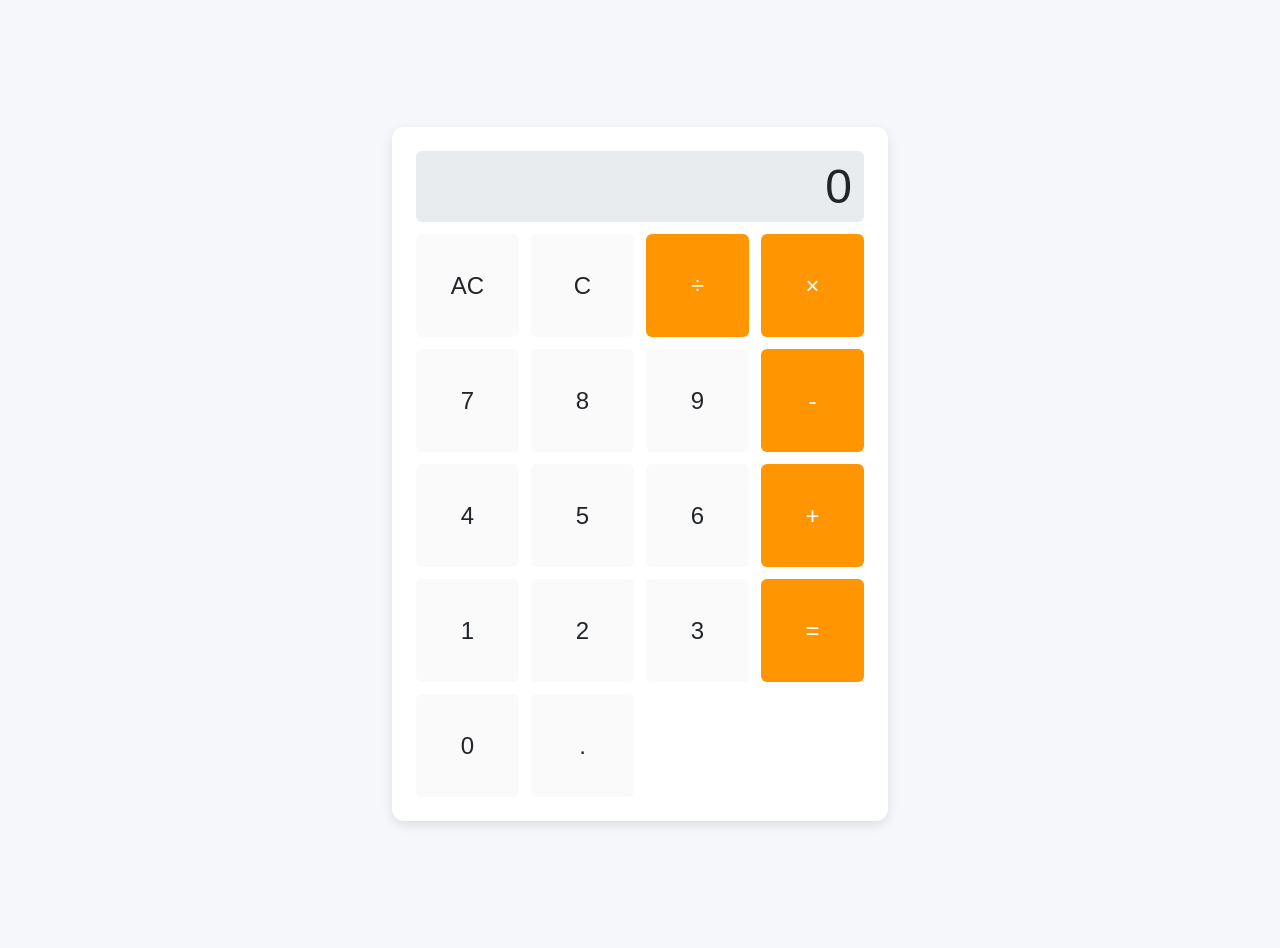
<file: generated_project_calculator/index.html>
<!DOCTYPE html>
<html lang="en">
<head>
    <meta charset="UTF-8">
    <meta name="viewport" content="width=device-width, initial-scale=1.0">
    <title>WebCalc</title>
    <link rel="stylesheet" href="style.css">
    <script src="script.js" defer></script>
</head>
<body>
    <div id="calculator" class="calculator" role="application" aria-label="Web Calculator">
        <div id="display" class="display" aria-live="polite" aria-atomic="true">0</div>
        <div class="buttons">
            <!-- Row 1: AC, C, /, * -->
            <button type="button" class="btn" data-key="AC" aria-label="All Clear">AC</button>
            <button type="button" class="btn" data-key="C" aria-label="Clear">C</button>
            <button type="button" class="btn" data-key="/" aria-label="Divide">÷</button>
            <button type="button" class="btn" data-key="*" aria-label="Multiply">×</button>

            <!-- Row 2: 7, 8, 9, - -->
            <button type="button" class="btn" data-key="7" aria-label="Seven">7</button>
            <button type="button" class="btn" data-key="8" aria-label="Eight">8</button>
            <button type="button" class="btn" data-key="9" aria-label="Nine">9</button>
            <button type="button" class="btn" data-key="-" aria-label="Subtract">‑</button>

            <!-- Row 3: 4, 5, 6, + -->
            <button type="button" class="btn" data-key="4" aria-label="Four">4</button>
            <button type="button" class="btn" data-key="5" aria-label="Five">5</button>
            <button type="button" class="btn" data-key="6" aria-label="Six">6</button>
            <button type="button" class="btn" data-key="+" aria-label="Add">+</button>

            <!-- Row 4: 1, 2, 3, = -->
            <button type="button" class="btn" data-key="1" aria-label="One">1</button>
            <button type="button" class="btn" data-key="2" aria-label="Two">2</button>
            <button type="button" class="btn" data-key="3" aria-label="Three">3</button>
            <button type="button" class="btn" data-key="Enter" aria-label="Equals">=</button>

            <!-- Row 5: 0, ., (optional) -->
            <button type="button" class="btn" data-key="0" aria-label="Zero">0</button>
            <button type="button" class="btn" data-key="." aria-label="Decimal point">.</button>
        </div>
    </div>
</body>
</html>
</file>
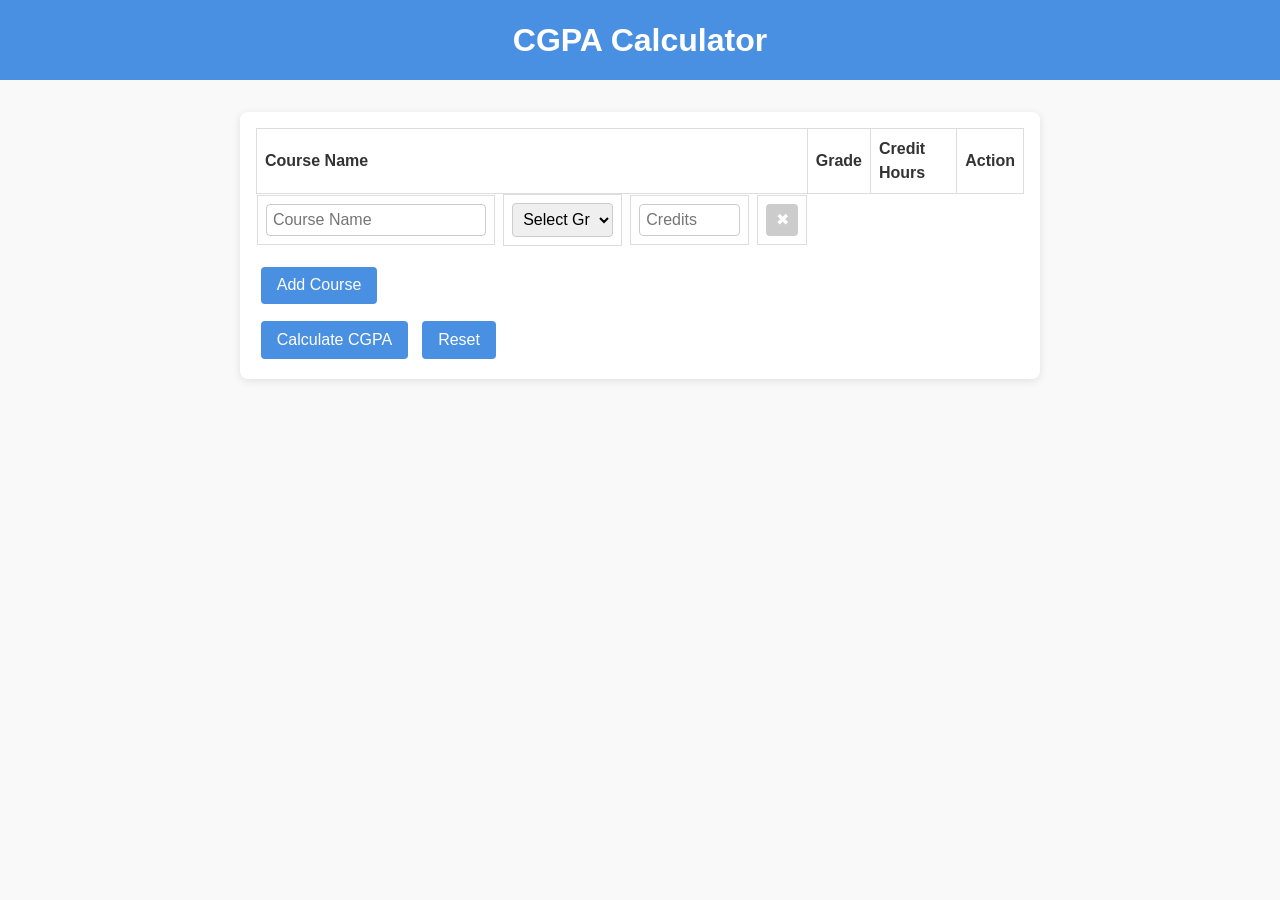
<file: generated_project_CGPA/index.html>
<!DOCTYPE html>
<html lang="en">
<head>
    <meta charset="UTF-8">
    <meta name="viewport" content="width=device-width, initial-scale=1.0">
    <title>CGPA Calculator</title>
    <link rel="stylesheet" href="styles.css">
    <script src="script.js" defer></script>
</head>
<body>
    <header>
        <h1>CGPA Calculator</h1>
    </header>
    <main>
        <form id="cgpa-form">
            <table id="courses-table">
                <thead>
                    <tr>
                        <th>Course Name</th>
                        <th>Grade</th>
                        <th>Credit Hours</th>
                        <th>Action</th>
                    </tr>
                </thead>
                <tbody>
                    <tr class="course-row">
                        <td><input type="text" class="course-name" placeholder="Course Name" required></td>
                        <td>
                            <select class="course-grade" required>
                                <option value="" disabled selected>Select Grade</option>
                                <option value="A">A</option>
                                <option value="B">B</option>
                                <option value="C">C</option>
                                <option value="D">D</option>
                                <option value="F">F</option>
                            </select>
                        </td>
                        <td><input type="number" class="course-credits" placeholder="Credits" min="0" step="0.5" required></td>
                        <td><button type="button" class="remove-row" aria-label="Remove row" disabled>✖</button></td>
                    </tr>
                </tbody>
            </table>
            <button type="button" id="add-row">Add Course</button>
            <div id="error-messages" class="error-messages"></div>
            <div id="result" class="result hidden">Your CGPA: <span id="cgpa-value"></span></div>
            <button type="button" id="calculate">Calculate CGPA</button>
            <button type="reset" id="reset">Reset</button>
        </form>
    </main>
</body>
</html>
</file>
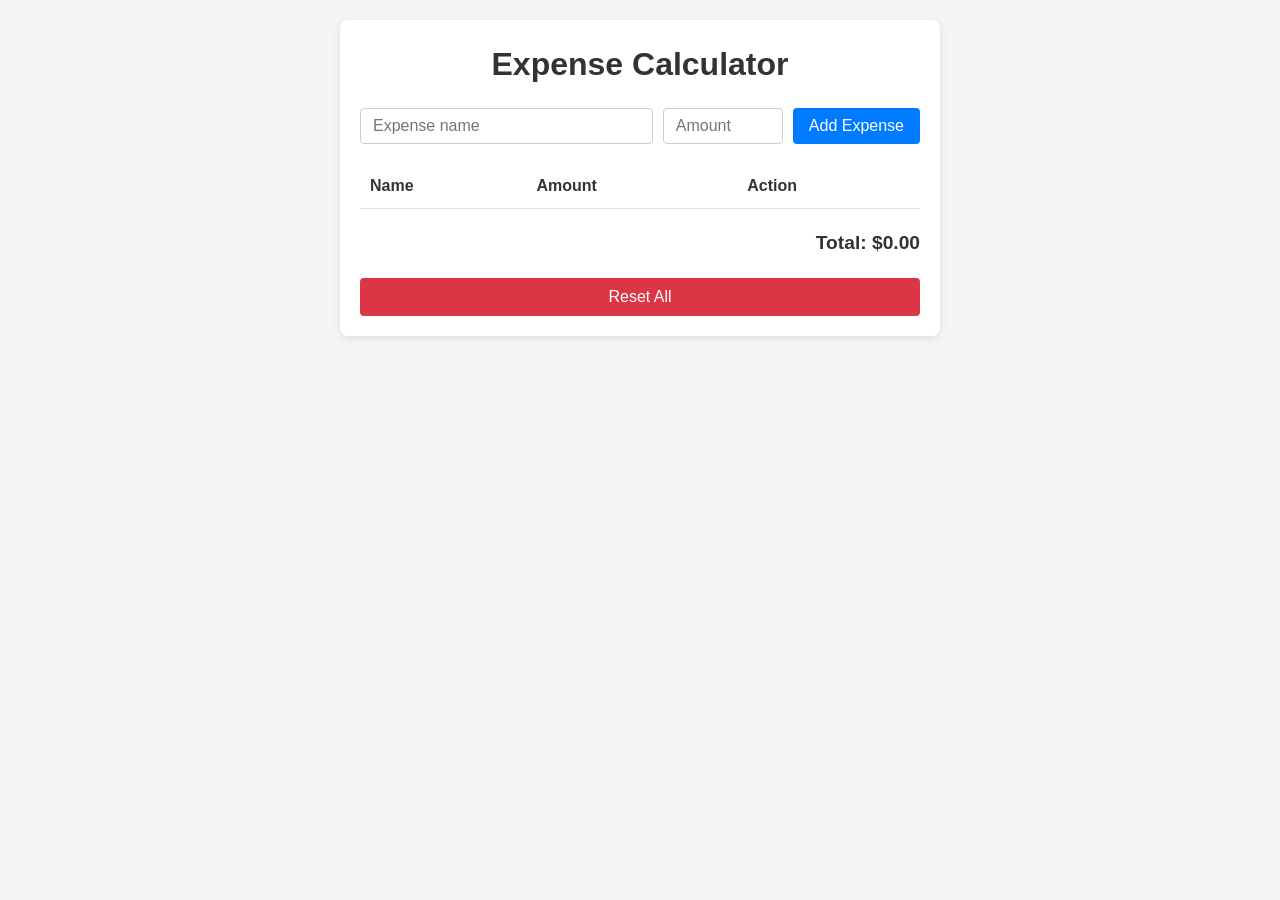
<file: generated_project_expense_tracker/index.html>
<!DOCTYPE html>
<html lang="en">
<head>
    <meta charset="UTF-8">
    <meta name="viewport" content="width=device-width, initial-scale=1.0">
    <title>Simple Expense Calculator</title>
    <link rel="stylesheet" href="styles.css">
</head>
<body>
    <div class="app">
        <h1>Expense Calculator</h1>
        <form id="expense-form">
            <input type="text" id="expense-name" placeholder="Expense name" required>
            <input type="number" id="expense-amount" placeholder="Amount" min="0" step="0.01" required>
            <button type="submit" id="add-expense-btn">Add Expense</button>
        </form>
        <table id="expenses-table">
            <thead>
                <tr>
                    <th>Name</th>
                    <th>Amount</th>
                    <th>Action</th>
                </tr>
            </thead>
            <tbody id="expenses-tbody"></tbody>
        </table>
        <div class="total">Total: $<span id="total-amount">0.00</span></div>
        <button id="reset-btn">Reset All</button>
    </div>
    <script src="script.js"></script>
</body>
</html>
</file>
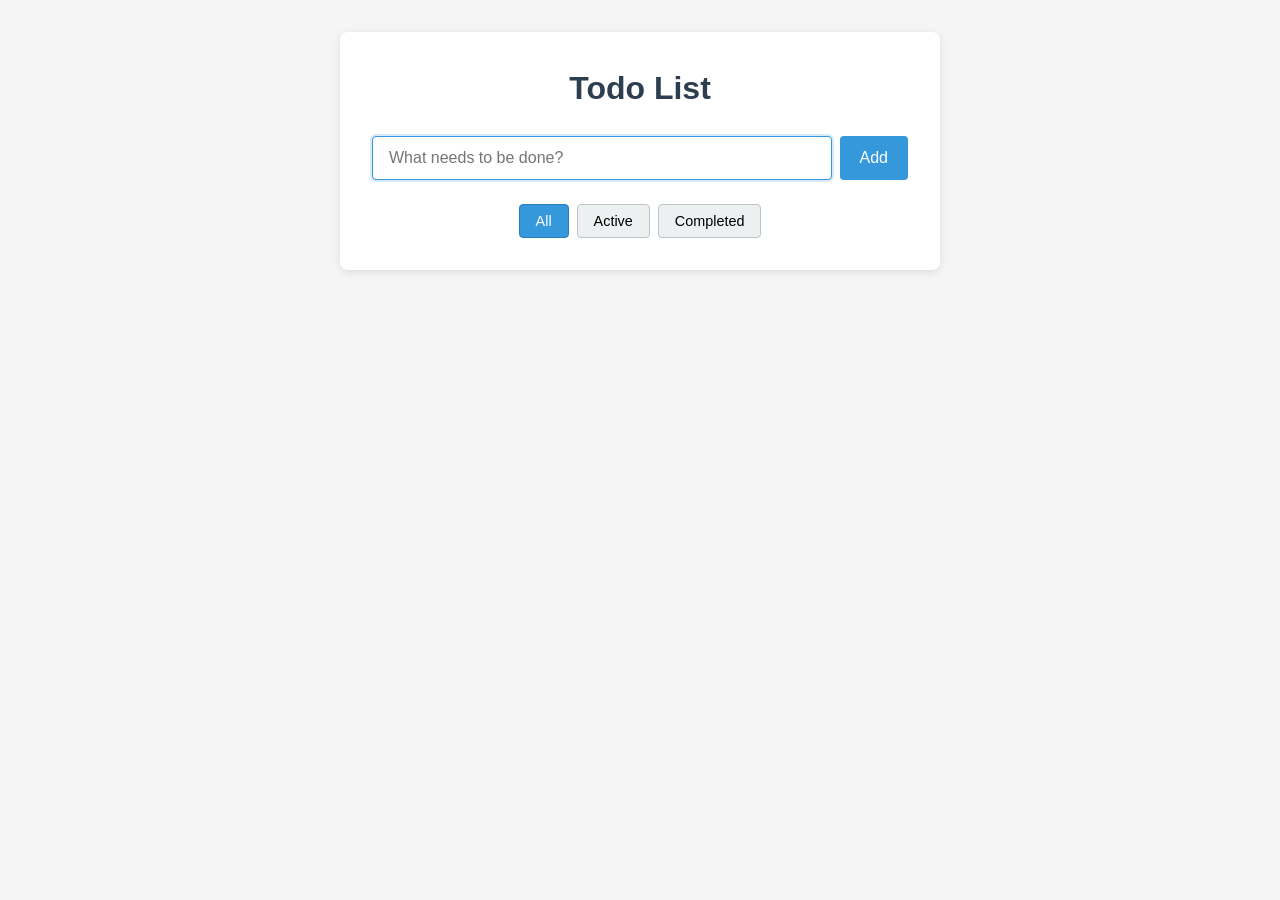
<file: generated_project_to-do/index.html>
<!DOCTYPE html>
<html lang="en">
<head>
    <meta charset="UTF-8">
    <meta name="viewport" content="width=device-width, initial-scale=1.0">
    <title>Simple Todo App</title>
    <link rel="stylesheet" href="styles.css">
</head>
<body>
    <div class="todo-app">
        <h1>Todo List</h1>
        <form id="task-form">
            <input type="text" id="new-task" placeholder="What needs to be done?" autocomplete="off" required>
            <button type="submit">Add</button>
        </form>
        <ul id="task-list" class="task-list"></ul>
        <div class="filters">
            <button data-filter="all" class="filter-btn active">All</button>
            <button data-filter="active" class="filter-btn">Active</button>
            <button data-filter="completed" class="filter-btn">Completed</button>
        </div>
    </div>
    <footer>
        <!-- Future footer content -->
    </footer>
    <script src="app.js" defer></script>
</body>
</html>
</file>
<file: generated_project_calculator/style.css>
/*
  style.css – Responsive styling for the WebCalc calculator UI
  -----------------------------------------------------------
  This stylesheet follows a mobile‑first approach and defines a set of CSS
  custom properties (variables) that control colours, spacing and font sizes.
  All class and ID selectors match those used in `index.html` so that the
  JavaScript in `script.js` can locate the elements without any changes.
*/

/* ---------------------------------------------------------------
   Root variables – colour palette, typography and spacing
   --------------------------------------------------------------- */
:root {
  /* Colours */
  --color-bg: #f5f7fa;               /* Page background */
  --color-calculator-bg: #ffffff;    /* Calculator container */
  --color-display-bg: #e9ecef;       /* Display background */
  --color-button-bg: #fafafa;        /* Default button background */
  --color-button-hover-bg: #e2e6ea;  /* Hover/focus button background */
  --color-operator-bg: #ff9500;      /* Operator buttons background */
  --color-operator-hover-bg: #e08900;/* Operator hover background */
  --color-text: #212529;            /* General text colour */
  --color-operator-text: #ffffff;   /* Operator text colour */

  /* Typography */
  --font-family: -apple-system, BlinkMacSystemFont, "Segoe UI", Roboto, "Helvetica Neue", Arial, sans-serif;
  --font-size-base: 1rem;            /* 16px */
  --font-size-display: 2.5rem;       /* Large display */
  --font-size-btn: 1.25rem;          /* Button label */

  /* Spacing */
  --gap: 0.5rem;                     /* Gap between buttons */
  --calc-padding: 1rem;              /* Padding inside calculator */
  --calc-radius: 0.75rem;            /* Border radius of calculator */
  --calc-max-width: 22rem;           /* Mobile max‑width */
}

/* ---------------------------------------------------------------
   Base page layout – centre the calculator vertically & horizontally
   --------------------------------------------------------------- */
html, body {
  height: 100%;
  margin: 0;
  font-family: var(--font-family);
  background: var(--color-bg);
  color: var(--color-text);
}

body {
  display: flex;
  align-items: center;
  justify-content: center;
  padding: var(--calc-padding);
}

/* ---------------------------------------------------------------
   Calculator container
   --------------------------------------------------------------- */
#calculator {
  width: 100%;
  max-width: var(--calc-max-width);
  background: var(--color-calculator-bg);
  border-radius: var(--calc-radius);
  box-shadow: 0 4px 12px rgba(0, 0, 0, 0.1);
  padding: var(--calc-padding);
  display: flex;
  flex-direction: column;
  gap: var(--gap);
}

/* ---------------------------------------------------------------
   Display – shows the current value / result
   --------------------------------------------------------------- */
.display {
  background: var(--color-display-bg);
  font-size: var(--font-size-display);
  text-align: right;
  padding: 0.5rem 0.75rem;
  border-radius: calc(var(--calc-radius) / 2);
  overflow: hidden;
  white-space: nowrap;
  text-overflow: ellipsis;
}

/* ---------------------------------------------------------------
   Buttons grid
   --------------------------------------------------------------- */
.buttons {
  display: grid;
  grid-template-columns: repeat(4, 1fr);
  gap: var(--gap);
}

/* ---------------------------------------------------------------
   Individual button styling
   --------------------------------------------------------------- */
.btn {
  background: var(--color-button-bg);
  border: none;
  color: var(--color-text);
  font-size: var(--font-size-btn);
  font-weight: 500;
  cursor: pointer;
  border-radius: calc(var(--calc-radius) / 2);
  display: flex;
  align-items: center;
  justify-content: center;
  aspect-ratio: 1 / 1; /* Square buttons */
  transition: background 0.2s ease;
}

.btn:hover,
.btn:focus {
  background: var(--color-button-hover-bg);
  outline: none;
}

/* ---------------------------------------------------------------
   Operator buttons – distinct colour scheme
   --------------------------------------------------------------- */
/* Using attribute selectors to target the operator keys */
button[data-key="+"],
button[data-key="-"],
button[data-key="*"],
button[data-key="/"],
button[data-key="Enter"] {
  background: var(--color-operator-bg);
  color: var(--color-operator-text);
}

button[data-key="+"]:hover,
button[data-key="-"]:hover,
button[data-key="*"]:hover,
button[data-key="/"]:hover,
button[data-key="Enter"]:hover,
button[data-key="+"]:focus,
button[data-key="-"]:focus,
button[data-key="*"]:focus,
button[data-key="/"]:focus,
button[data-key="Enter"]:focus {
  background: var(--color-operator-hover-bg);
}

/* ---------------------------------------------------------------
   Media query – tablets & larger screens
   --------------------------------------------------------------- */
@media (min-width: 600px) {
  :root {
    --calc-max-width: 28rem;
    --font-size-display: 3rem;
    --font-size-btn: 1.5rem;
    --gap: 0.75rem;
    --calc-padding: 1.5rem;
  }
}
</file>
<file: generated_project_CGPA/styles.css>
/* Global reset and base styles */
* {
  box-sizing: border-box;
  margin: 0;
  padding: 0;
}

html, body {
  font-family: Arial, Helvetica, sans-serif;
  line-height: 1.5;
  background-color: #f9f9f9;
  color: #333;
}

/* Header */
header {
  text-align: center;
  padding: 1rem 0;
  background-color: #4a90e2;
  color: #fff;
}

header h1 {
  margin: 0;
  font-size: 2rem;
}

/* Form container */
#cgpa-form {
  max-width: 800px;
  margin: 2rem auto;
  padding: 1rem;
  background-color: #fff;
  border-radius: 8px;
  box-shadow: 0 2px 8px rgba(0,0,0,0.1);
}

/* Table styling */
#courses-table {
  width: 100%;
  border-collapse: collapse;
  margin-bottom: 1rem;
}

#courses-table th,
#courses-table td {
  padding: 0.5rem;
  border: 1px solid #ddd;
  text-align: left;
}

/* Course row layout */
.course-row {
  display: grid;
  grid-template-columns: 2fr 1fr 1fr auto;
  gap: 0.5rem;
  align-items: center;
}

/* Ensure inputs fill their cells */
.course-row input,
.course-row select {
  width: 100%;
  padding: 0.4rem;
  border: 1px solid #ccc;
  border-radius: 4px;
  font-size: 1rem;
  transition: border-color 0.2s ease-in-out;
}

.course-row input:hover,
.course-row select:hover {
  border-color: #4a90e2;
}

/* Remove row button */
.remove-row {
  background-color: #e74c3c;
  color: #fff;
  border: none;
  border-radius: 4px;
  padding: 0.4rem 0.6rem;
  cursor: pointer;
  font-size: 1rem;
}

.remove-row:disabled {
  background-color: #ccc;
  cursor: not-allowed;
}

/* Primary button style */
#add-row,
#calculate,
#reset {
  background-color: #4a90e2;
  color: #fff;
  border: none;
  border-radius: 4px;
  padding: 0.6rem 1rem;
  margin: 0.3rem;
  cursor: pointer;
  font-size: 1rem;
  transition: background-color 0.2s ease-in-out;
}

#add-row:hover,
#calculate:hover,
#reset:hover {
  background-color: #357ab8;
}

/* Error messages */
.error-messages {
  color: #e74c3c;
  margin-top: 0.5rem;
  list-style-type: none;
}

.error-messages li {
  margin-bottom: 0.3rem;
}

/* Result display */
.result {
  font-size: 1.5rem;
  color: #27ae60;
  margin: 1rem 0;
}

.hidden {
  display: none;
}

/* Responsive adjustments */
@media (max-width: 600px) {
  .course-row {
    grid-template-columns: 1fr;
  }

  #courses-table th,
  #courses-table td {
    display: block;
    width: 100%;
    text-align: left;
  }

  #courses-table th {
    background-color: #f0f0f0;
    font-weight: bold;
  }

  #add-row,
  #calculate,
  #reset {
    width: 100%;
    margin: 0.4rem 0;
  }
}
</file>
<file: generated_project_expense_tracker/styles.css>
/* Base reset */
* {
    box-sizing: border-box;
    margin: 0;
    padding: 0;
}

/* Body styling */
body {
    font-family: Arial, Helvetica, sans-serif;
    background-color: #f5f5f5;
    color: #333;
    line-height: 1.5;
    padding: 20px;
}

/* App container */
.app {
    max-width: 600px;
    margin: 0 auto;
    background-color: #fff;
    padding: 20px;
    border-radius: 8px;
    box-shadow: 0 2px 8px rgba(0, 0, 0, 0.1);
    overflow-x: auto; /* allow horizontal scroll on tiny screens */
}

h1 {
    text-align: center;
    margin-bottom: 20px;
    font-size: 2rem;
}

/* Form layout */
#expense-form {
    display: flex;
    flex-wrap: wrap;
    gap: 10px;
    align-items: center;
    margin-bottom: 20px;
}

#expense-name,
#expense-amount {
    flex: 1 1 150px;
    padding: 8px 12px;
    border: 1px solid #ccc;
    border-radius: 4px;
    font-size: 1rem;
}

#expense-amount {
    max-width: 120px;
}

#add-expense-btn {
    padding: 9px 16px;
    font-size: 1rem;
    cursor: pointer;
    border: none;
    border-radius: 4px;
    background-color: #007bff;
    color: #fff;
    transition: background-color 0.2s ease;
}

#add-expense-btn:hover {
    background-color: #0056b3;
}

#add-expense-btn:disabled {
    opacity: 0.6;
    cursor: not-allowed;
}

/* Table styling */
#expenses-table {
    width: 100%;
    border-collapse: collapse;
    margin-bottom: 20px;
}

#expenses-table th,
#expenses-table td {
    padding: 10px;
    text-align: left;
    border-bottom: 1px solid #e0e0e0;
}

#expenses-table tbody tr:nth-child(even) {
    background-color: #f9f9f9;
}

#expenses-table tbody tr:hover {
    background-color: #eaeaea;
}

/* Total display */
.total {
    font-weight: bold;
    text-align: right;
    margin-bottom: 20px;
    font-size: 1.2rem;
}

/* Reset button */
#reset-btn {
    display: block;
    width: 100%;
    padding: 10px;
    font-size: 1rem;
    background-color: #dc3545;
    color: #fff;
    border: none;
    border-radius: 4px;
    cursor: pointer;
    transition: background-color 0.2s ease;
}

#reset-btn:hover {
    background-color: #c82333;
}

#reset-btn:disabled {
    opacity: 0.6;
    cursor: not-allowed;
}

/* Responsive adjustments */
@media (max-width: 480px) {
    #expense-form {
        flex-direction: column;
        align-items: stretch;
    }
    #expense-name,
    #expense-amount,
    #add-expense-btn {
        flex: 1 1 auto;
        width: 100%;
    }
    #expense-amount {
        max-width: none;
    }
}

@media (max-width: 600px) {
    body {
        padding: 10px;
        font-size: 0.9rem;
    }
    .app {
        padding: 15px;
    }
    h1 {
        font-size: 1.5rem;
    }
    #expenses-table th,
    #expenses-table td {
        padding: 8px;
    }
}
</file>
<file: generated_project_to-do/styles.css>
/*
  styles.css – Core styling and responsive layout for Simple Todo App
  ---------------------------------------------------------------
  Implements:
  1. Global reset & base styles
  2. Container layout (.todo-app)
  3. Header styling (h1)
  4. Task input form (#task-form, #new-task, button)
  5. Task list items (.task-item, checkbox, text span, edit/delete buttons)
  6. Completed state styling
  7. Filter buttons (.filter-btn, .active)
  8. Responsive adjustments for ≤600px
  9. Visual feedback (hover, focus, active)
*/

/* ---------------------------------------------------------------
   1. Reset & Base Styles
   --------------------------------------------------------------- */
*,
*::before,
*::after {
  box-sizing: border-box;
  margin: 0;
  padding: 0;
}

html {
  font-family: 'Helvetica Neue', Arial, sans-serif;
  font-size: 16px;
  background-color: #f5f5f5;
  color: #333;
  line-height: 1.5;
}

body {
  margin: 0;
  padding: 0;
  display: flex;
  justify-content: center;
  align-items: flex-start;
  min-height: 100vh;
}

/* ---------------------------------------------------------------
   2. Container Layout – .todo-app
   --------------------------------------------------------------- */
.todo-app {
  background: #fff;
  max-width: 600px;
  width: 100%;
  margin: 2rem auto;
  padding: 2rem;
  border-radius: 8px;
  box-shadow: 0 2px 8px rgba(0, 0, 0, 0.1);
}

/* ---------------------------------------------------------------
   3. Header – h1
   --------------------------------------------------------------- */
h1 {
  font-size: 2rem;
  margin-bottom: 1.5rem;
  text-align: center;
  color: #2c3e50;
}

/* ---------------------------------------------------------------
   4. Task Input Form
   --------------------------------------------------------------- */
#task-form {
  display: flex;
  gap: 0.5rem;
  margin-bottom: 1.5rem;
}

#new-task {
  flex: 1;
  padding: 0.75rem 1rem;
  font-size: 1rem;
  border: 1px solid #ccc;
  border-radius: 4px;
  transition: border-color 0.2s ease;
}

#new-task:focus {
  outline: none;
  border-color: #3498db;
  box-shadow: 0 0 0 2px rgba(52, 152, 219, 0.2);
}

#task-form button {
  padding: 0.75rem 1.25rem;
  font-size: 1rem;
  background-color: #3498db;
  color: #fff;
  border: none;
  border-radius: 4px;
  cursor: pointer;
  transition: background-color 0.2s ease;
}

#task-form button:hover,
#task-form button:focus {
  background-color: #2980b9;
  outline: none;
}

/* ---------------------------------------------------------------
   5. Task List Items
   --------------------------------------------------------------- */
.task-list {
  list-style: none;
  margin: 0;
  padding: 0;
}

.task-item {
  display: flex;
  align-items: center;
  justify-content: space-between;
  padding: 0.75rem 0;
  border-bottom: 1px solid #eaeaea;
}

.task-item:last-child {
  border-bottom: none;
}

.task-item input[type="checkbox"] {
  width: 1rem;
  height: 1rem;
  margin-right: 0.75rem;
  cursor: pointer;
}

.task-item span {
  flex: 1;
  font-size: 1rem;
  word-break: break-word;
}

.task-item .edit-btn,
.task-item .delete-btn {
  background: none;
  border: none;
  color: #555;
  cursor: pointer;
  padding: 0.25rem 0.5rem;
  margin-left: 0.5rem;
  font-size: 0.9rem;
  border-radius: 4px;
  transition: background-color 0.2s ease, color 0.2s ease;
}

.task-item .edit-btn:hover,
.task-item .delete-btn:hover {
  background-color: #f0f0f0;
}

.task-item .delete-btn {
  color: #e74c3c;
}

.task-item .delete-btn:hover {
  background-color: rgba(231, 76, 60, 0.1);
}

/* ---------------------------------------------------------------
   6. Completed State
   --------------------------------------------------------------- */
.task-item.completed span {
  text-decoration: line-through;
  color: #888;
}

/* ---------------------------------------------------------------
   7. Filter Buttons
   --------------------------------------------------------------- */
.filters {
  display: flex;
  justify-content: center;
  gap: 0.5rem;
  margin-top: 1.5rem;
}

.filter-btn {
  padding: 0.5rem 1rem;
  font-size: 0.9rem;
  background-color: #ecf0f1;
  border: 1px solid #bdc3c7;
  border-radius: 4px;
  cursor: pointer;
  transition: background-color 0.2s ease;
}

.filter-btn:hover {
  background-color: #d0d7de;
}

.filter-btn.active {
  background-color: #3498db;
  color: #fff;
  border-color: #2980b9;
}

/* ---------------------------------------------------------------
   8. Responsive Design (≤600px)
   --------------------------------------------------------------- */
@media (max-width: 600px) {
  .todo-app {
    padding: 1rem;
    margin: 1rem;
  }

  h1 {
    font-size: 1.5rem;
  }

  #task-form {
    flex-direction: column;
  }

  #new-task {
    width: 100%;
    margin-bottom: 0.5rem;
  }

  #task-form button {
    width: 100%;
  }

  .filter-btn {
    flex: 1;
    text-align: center;
  }
}

/* ---------------------------------------------------------------
   9. Visual Feedback – Focus outlines for accessibility
   --------------------------------------------------------------- */
button:focus,
input:focus {
  outline: 2px solid #3498db;
  outline-offset: 2px;
}
</file>
